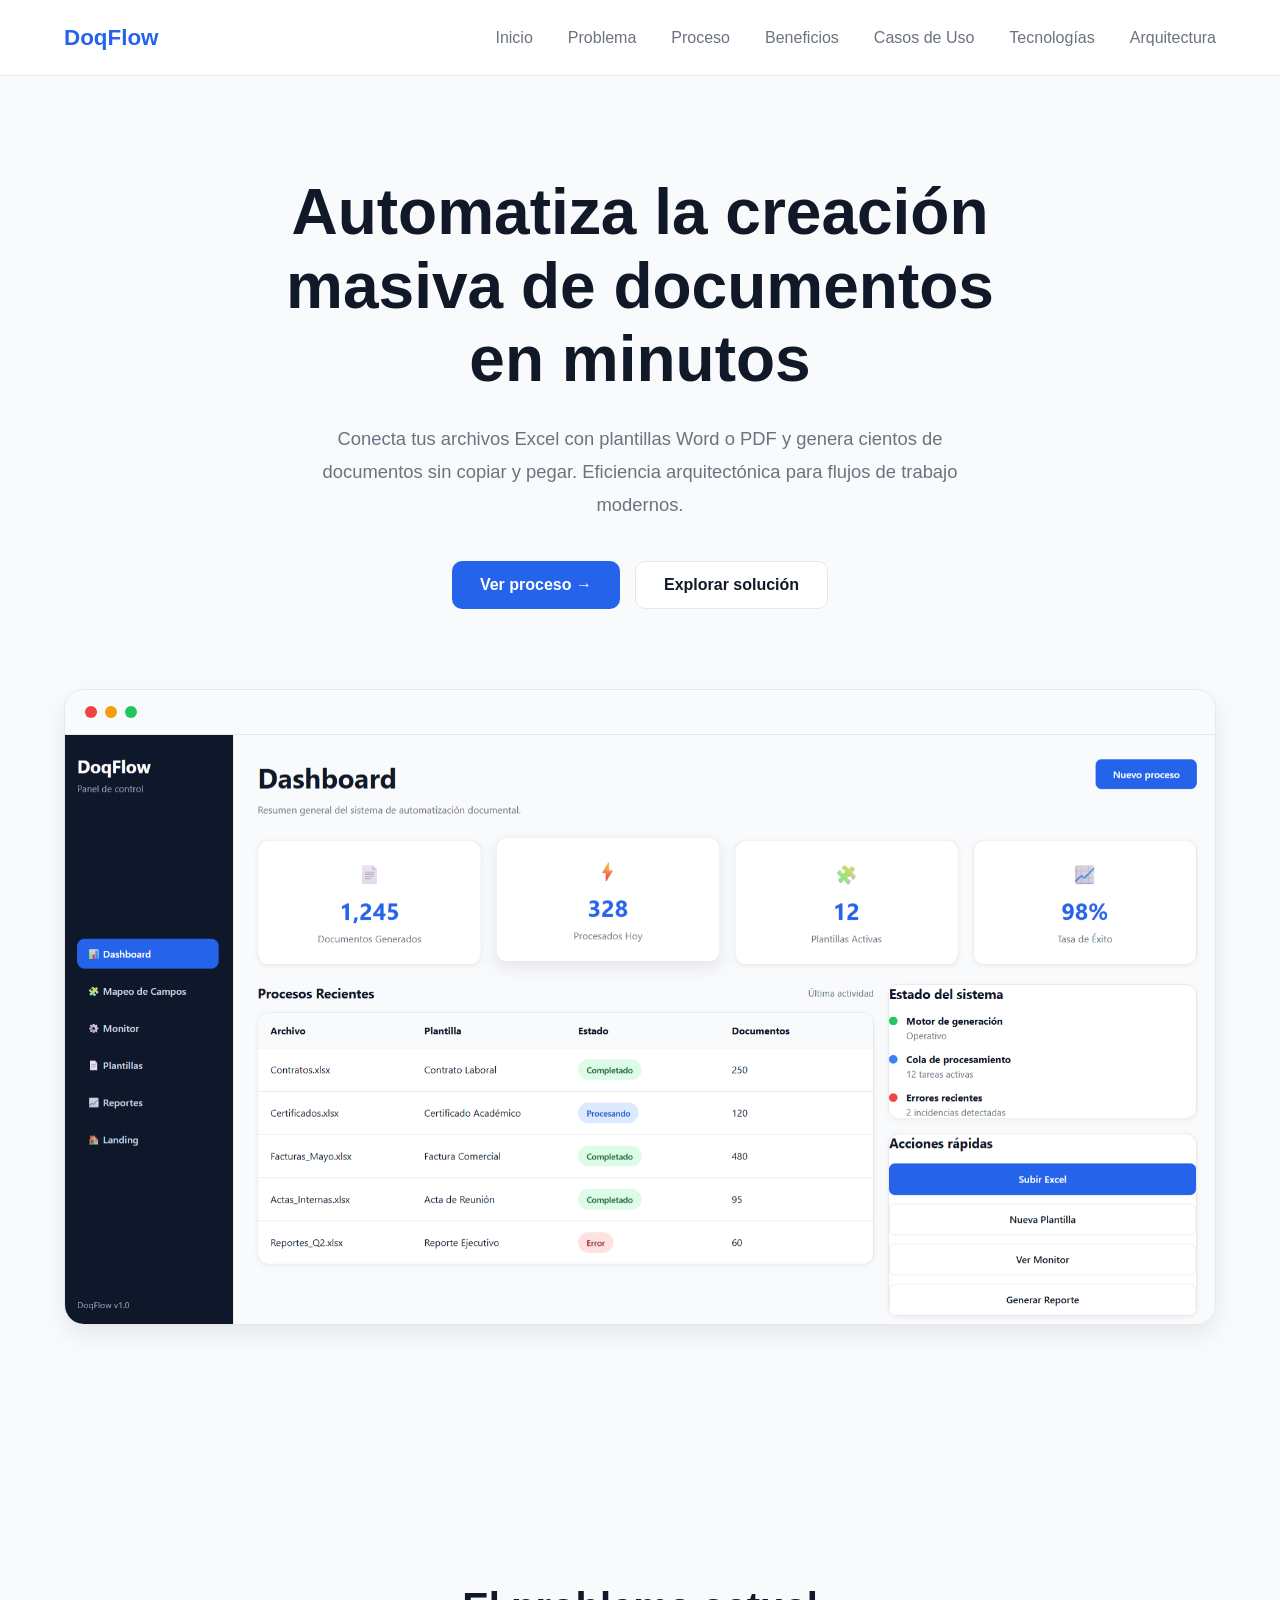
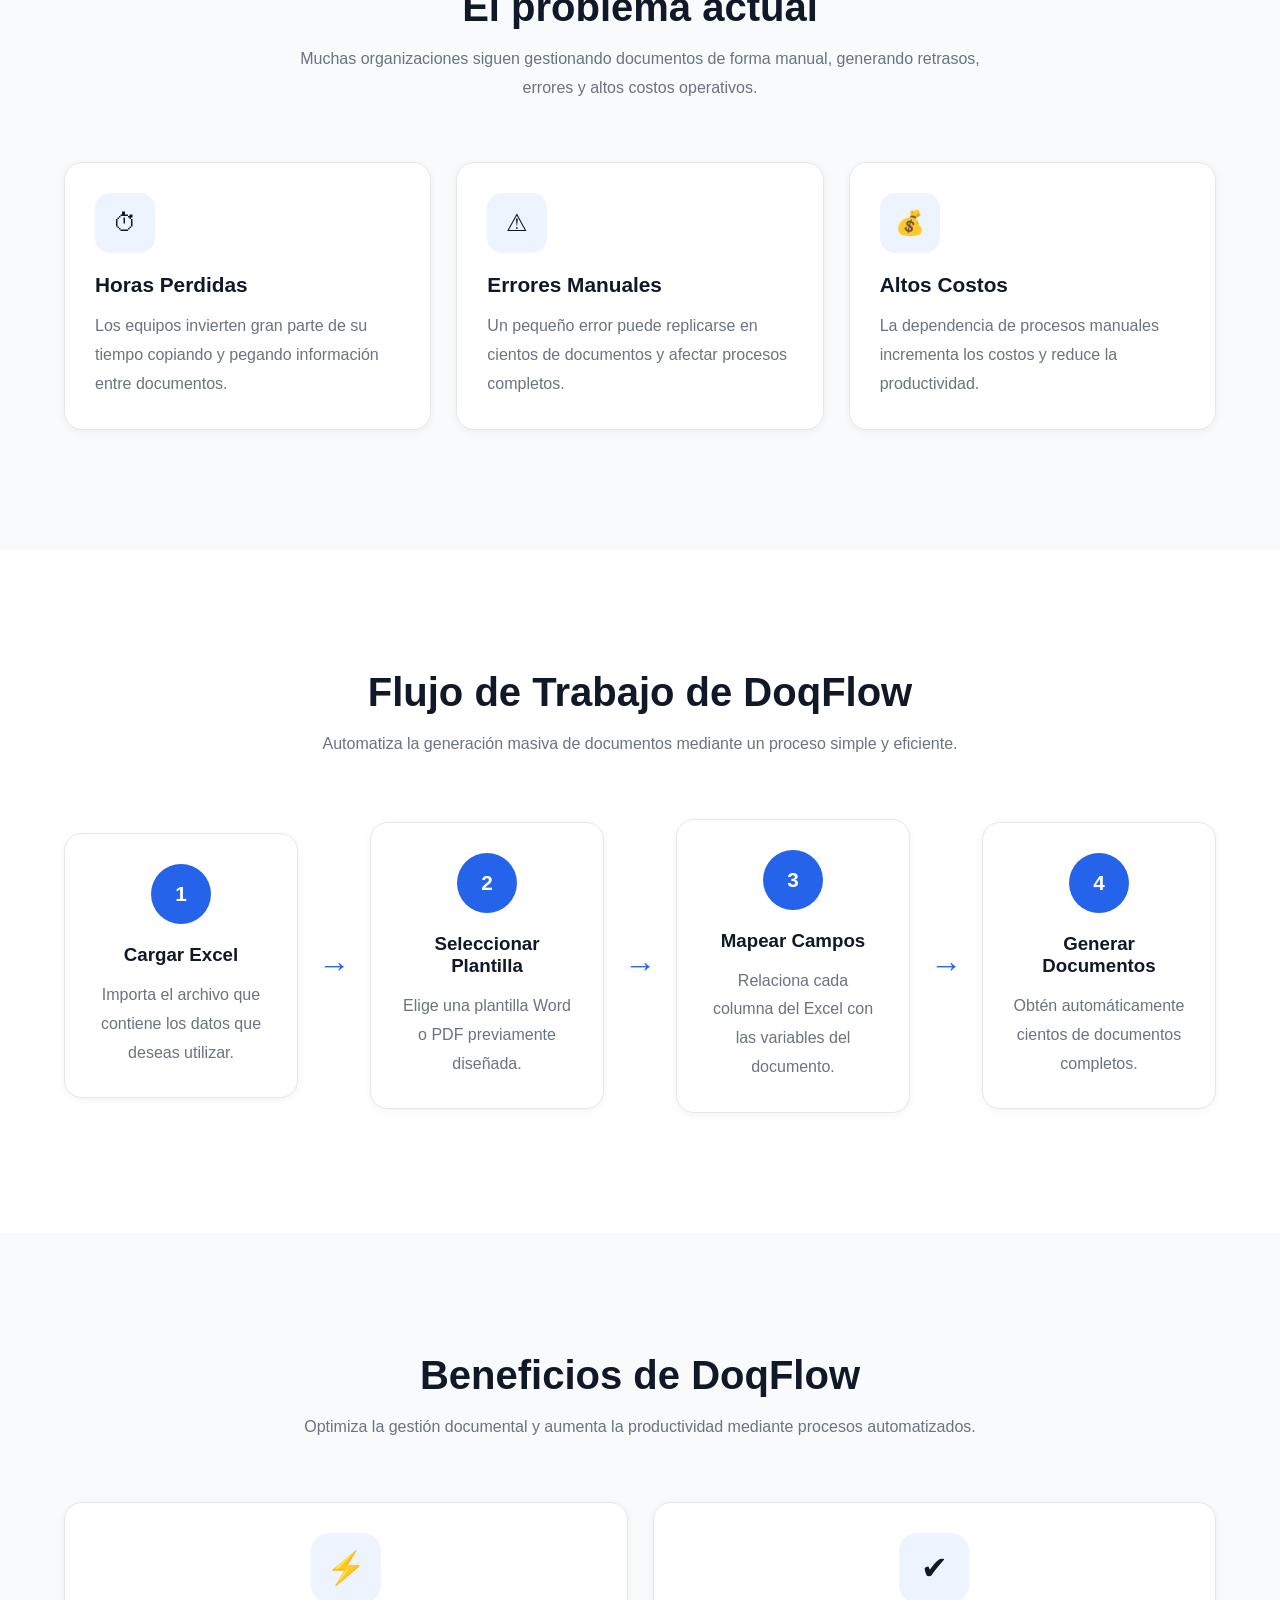
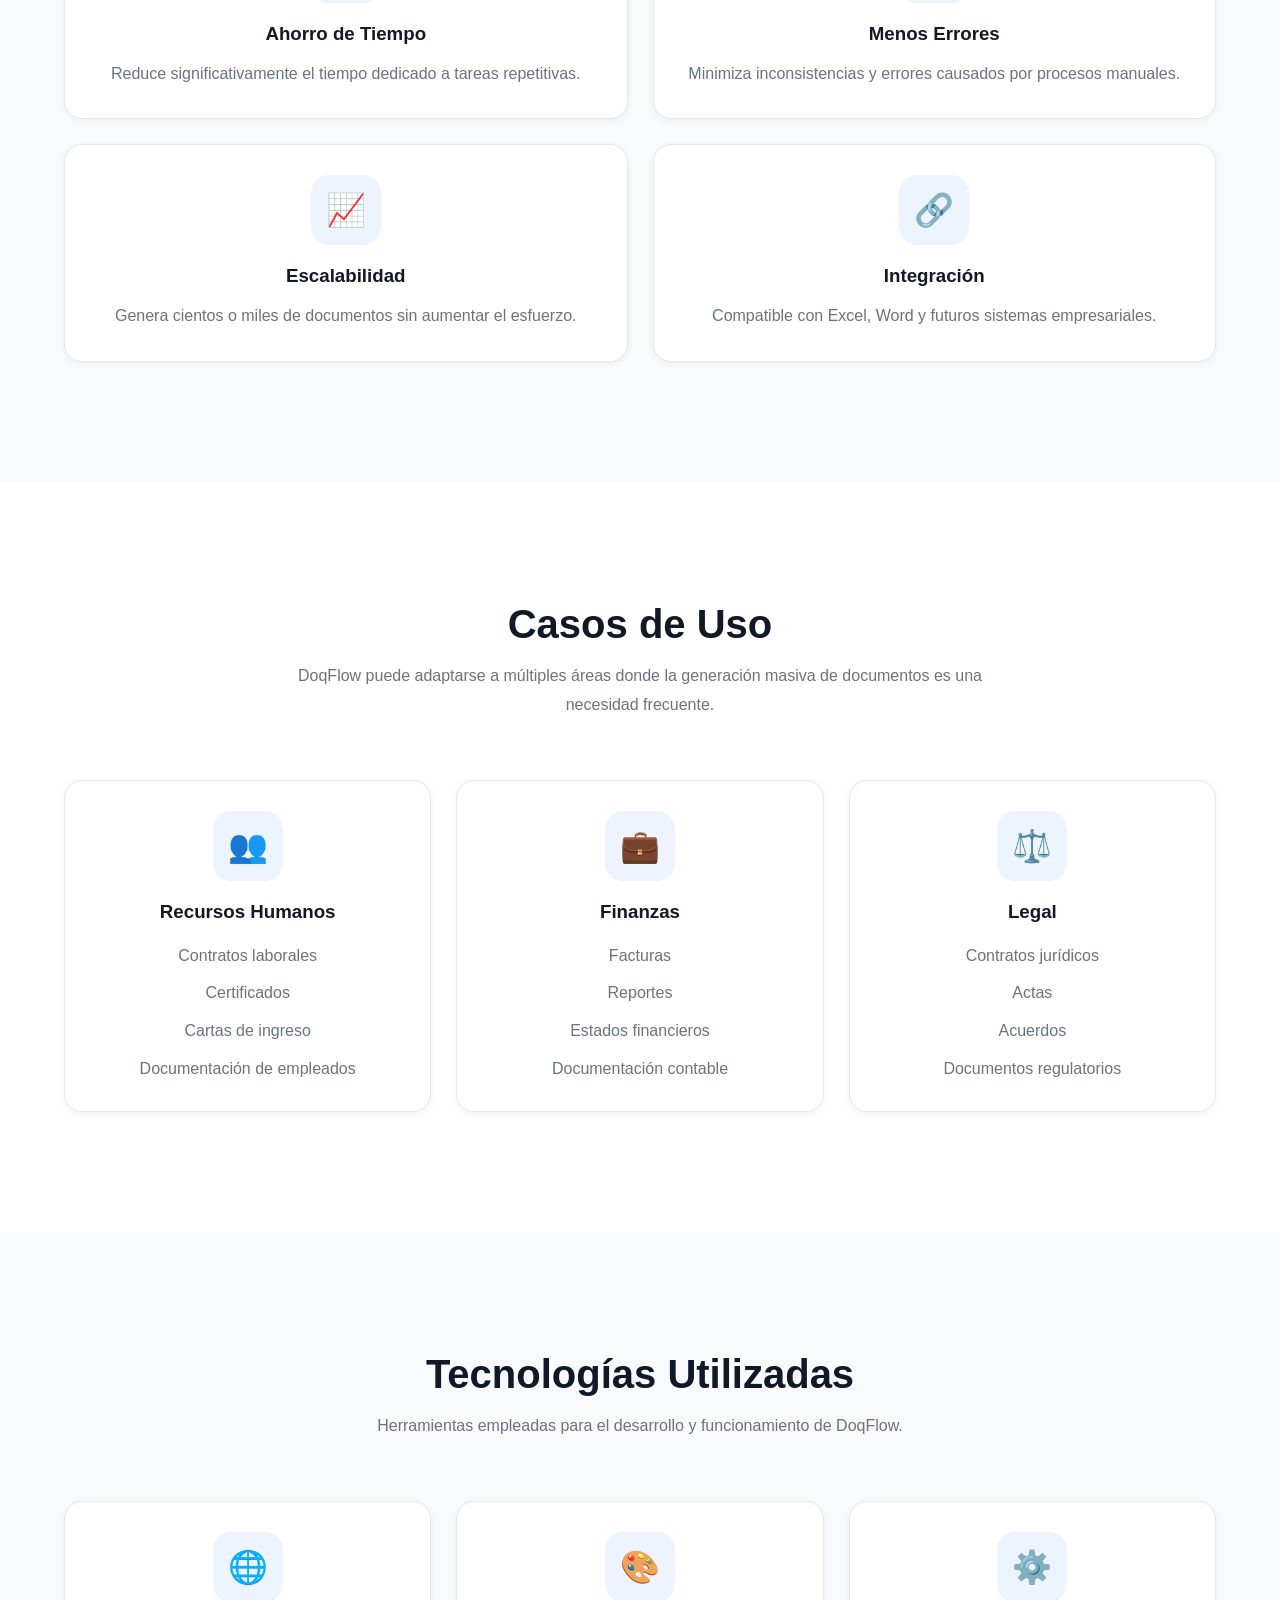
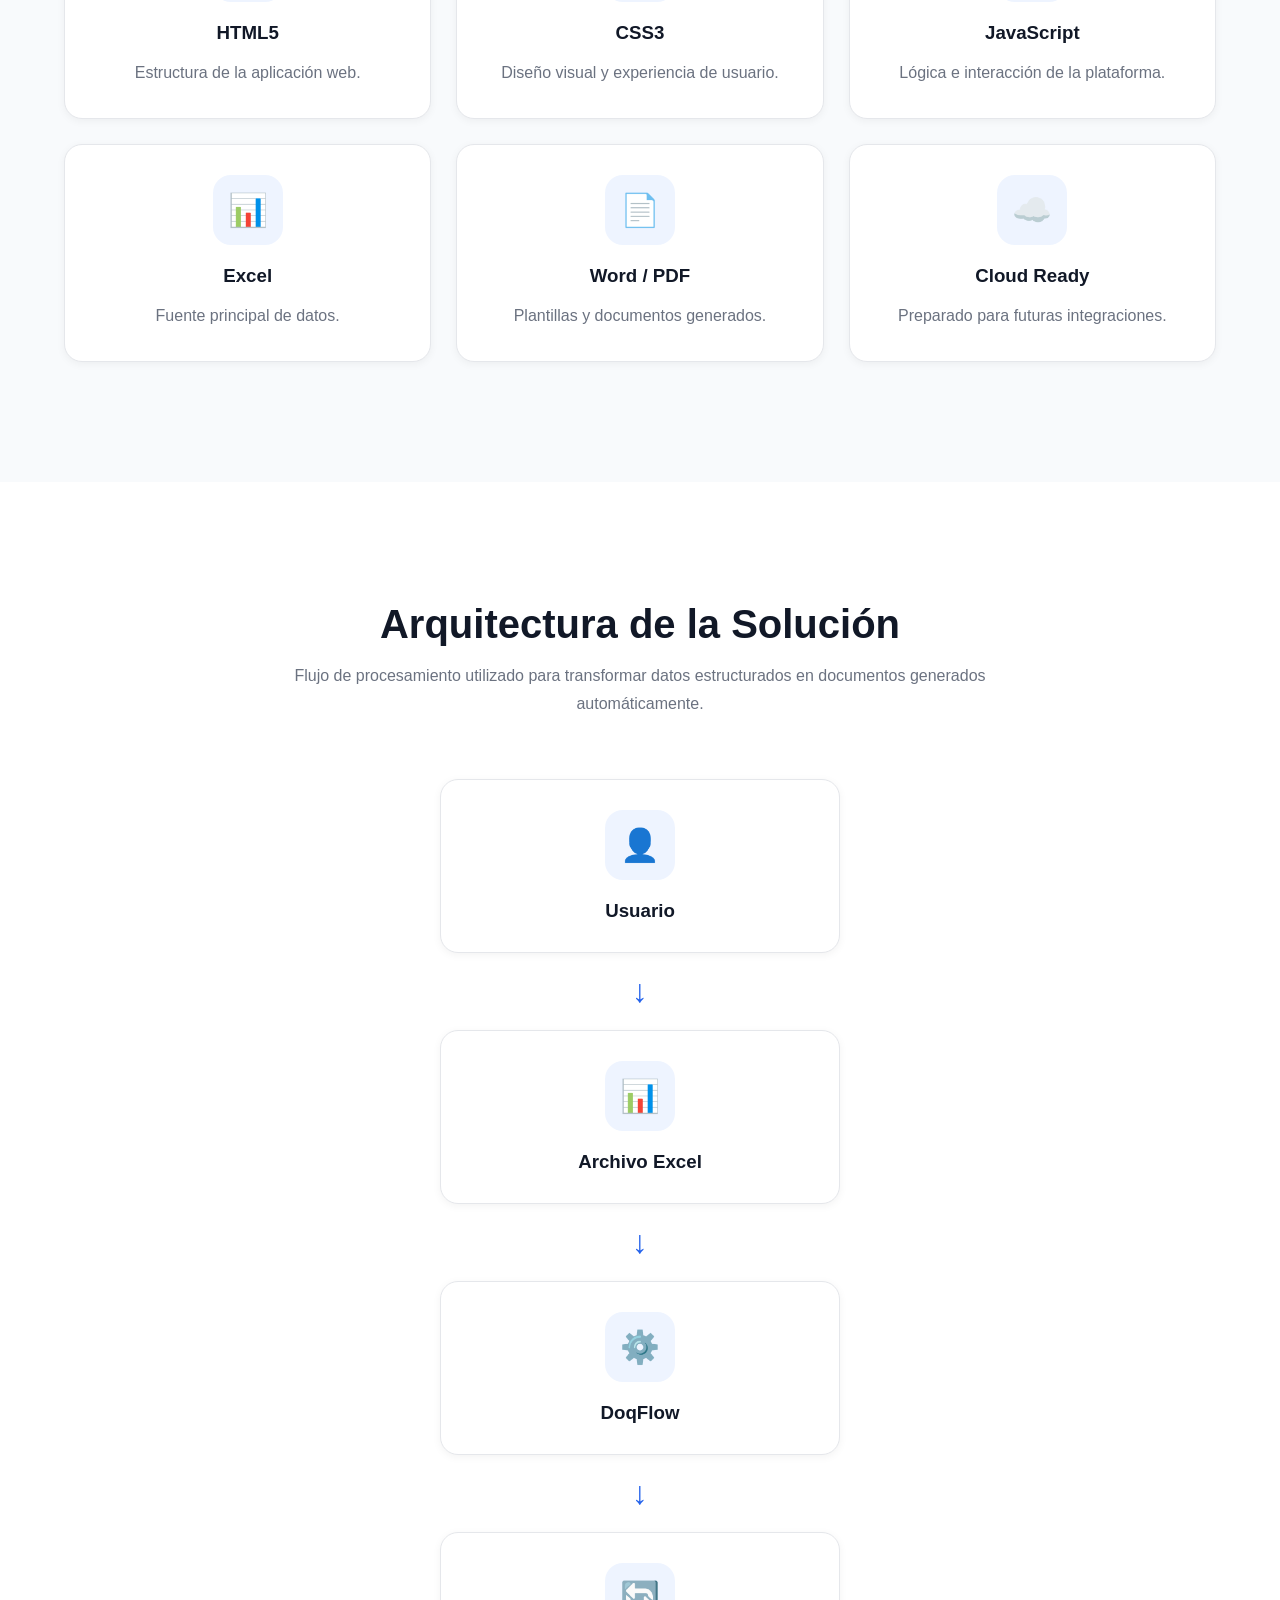
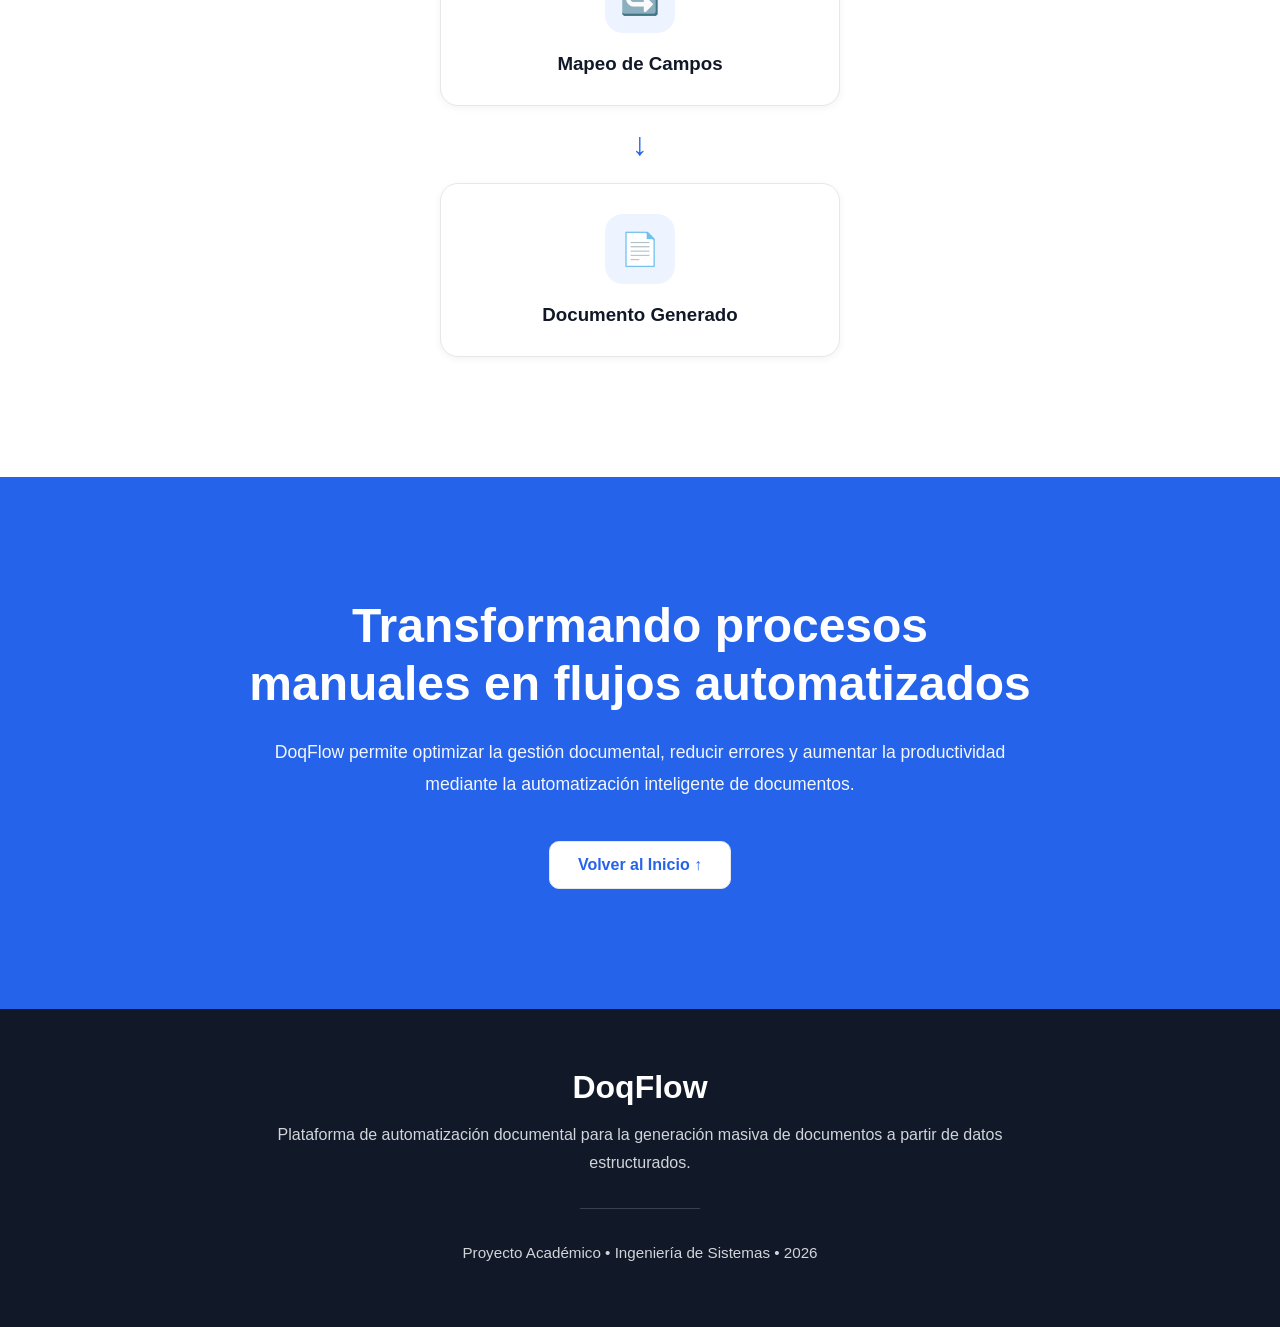
<file: index.html>
<!DOCTYPE html>
<html lang="es">

<head>
    <meta charset="UTF-8">
    <meta name="viewport" content="width=device-width, initial-scale=1.0">
    <title> DoQflow 📎🌊</title>

    <link rel="stylesheet" href="css/styles.css">

</head>

<body>

    <!-- NAVBAR -->
    <header class="navbar">
        <div class="container navbar-container">

            <div class="logo">
                <a href="#">DoqFlow</a>
            </div>

            <nav class="nav-menu">
                <a href="#hero">Inicio</a>
                <a href="#problems">Problema</a>
                <a href="#workflow">Proceso</a>
                <a href="#benefits">Beneficios</a>
                <a href="#use-cases">Casos de Uso</a>
                <a href="#tech">Tecnologías</a>
                <a href="#architecture">Arquitectura</a>
            </nav>

        </div>
    </header>

    <!-- HERO -->
<section id="hero" class="hero section">

        <div class="container hero-content">

            <h1>
                Automatiza la creación masiva de
                documentos en minutos
            </h1>

            <p>
                Conecta tus archivos Excel con plantillas Word o PDF y
                genera cientos de documentos sin copiar y pegar.
                Eficiencia arquitectónica para flujos de trabajo modernos.
            </p>

            <div class="hero-buttons">

                <a href="dashboard.html" class="btn btn-primary">
                    Ver proceso →
                </a>

                <a href="#" class="btn btn-secondary">
                    Explorar solución
                </a>

            </div>

        </div>

        <div class="container">

            <div class="hero-mockup">

                <div class="browser-bar">
                    <span class="red"></span>
                    <span class="yellow"></span>
                    <span class="green"></span>
                </div>

                <img
                    src="img/landing/dashboard-preview.png"
                    alt="Dashboard Preview"
                >

            </div>

        </div>

    </section>

<section id="problems" class="problems section">

    <div class="container">

        <div class="section-header">

            <h2>El problema actual</h2>

            <p>
                Muchas organizaciones siguen gestionando documentos de forma manual,
                generando retrasos, errores y altos costos operativos.
            </p>

        </div>

        <div class="problems-grid">

            <div class="card problem-card">

                <div class="problem-icon">
                    ⏱
                </div>

                <h3>Horas Perdidas</h3>

                <p>
                    Los equipos invierten gran parte de su tiempo copiando y pegando
                    información entre documentos.
                </p>

            </div>

            <div class="card problem-card">

                <div class="problem-icon">
                    ⚠
                </div>

                <h3>Errores Manuales</h3>

                <p>
                    Un pequeño error puede replicarse en cientos de documentos y afectar
                    procesos completos.
                </p>

            </div>

            <div class="card problem-card">

                <div class="problem-icon">
                    💰
                </div>

                <h3>Altos Costos</h3>

                <p>
                    La dependencia de procesos manuales incrementa los costos y reduce
                    la productividad.
                </p>

            </div>

        </div>

    </div>

</section>

<section id="workflow" class="workflow section">

    <div class="container">

        <div class="section-header">

            <h2>Flujo de Trabajo de DoqFlow</h2>

            <p>
                Automatiza la generación masiva de documentos mediante un
                proceso simple y eficiente.
            </p>

        </div>

        <div class="workflow-grid">

            <div class="workflow-step card">

                <div class="step-number">1</div>

                <h3>Cargar Excel</h3>

                <p>
                    Importa el archivo que contiene los datos que deseas utilizar.
                </p>

            </div>

            <div class="workflow-arrow">→</div>

            <div class="workflow-step card">

                <div class="step-number">2</div>

                <h3>Seleccionar Plantilla</h3>

                <p>
                    Elige una plantilla Word o PDF previamente diseñada.
                </p>

            </div>

            <div class="workflow-arrow">→</div>

            <div class="workflow-step card">

                <div class="step-number">3</div>

                <h3>Mapear Campos</h3>

                <p>
                    Relaciona cada columna del Excel con las variables del documento.
                </p>

            </div>

            <div class="workflow-arrow">→</div>

            <div class="workflow-step card">

                <div class="step-number">4</div>

                <h3>Generar Documentos</h3>

                <p>
                    Obtén automáticamente cientos de documentos completos.
                </p>

            </div>

        </div>

    </div>

</section>

<section id="benefits" class="benefits section">

    <div class="container">

        <div class="section-header">

            <h2>Beneficios de DoqFlow</h2>

            <p>
                Optimiza la gestión documental y aumenta la productividad
                mediante procesos automatizados.
            </p>

        </div>

        <div class="benefits-grid">

            <div class="benefit-card card">

                <div class="benefit-icon">⚡</div>

                <h3>Ahorro de Tiempo</h3>

                <p>
                    Reduce significativamente el tiempo dedicado a tareas repetitivas.
                </p>

            </div>

            <div class="benefit-card card">

                <div class="benefit-icon">✔</div>

                <h3>Menos Errores</h3>

                <p>
                    Minimiza inconsistencias y errores causados por procesos manuales.
                </p>

            </div>

            <div class="benefit-card card">

                <div class="benefit-icon">📈</div>

                <h3>Escalabilidad</h3>

                <p>
                    Genera cientos o miles de documentos sin aumentar el esfuerzo.
                </p>

            </div>

            <div class="benefit-card card">

                <div class="benefit-icon">🔗</div>

                <h3>Integración</h3>

                <p>
                    Compatible con Excel, Word y futuros sistemas empresariales.
                </p>

            </div>

        </div>

    </div>

</section>

<section id="use-cases" class="use-cases section">

    <div class="container">

        <div class="section-header">

            <h2>Casos de Uso</h2>

            <p>
                DoqFlow puede adaptarse a múltiples áreas donde la generación
                masiva de documentos es una necesidad frecuente.
            </p>

        </div>

        <div class="use-cases-grid">

            <div class="use-case-card card">

                <div class="use-case-icon">👥</div>

                <h3>Recursos Humanos</h3>

                <ul>
                    <li>Contratos laborales</li>
                    <li>Certificados</li>
                    <li>Cartas de ingreso</li>
                    <li>Documentación de empleados</li>
                </ul>

            </div>

            <div class="use-case-card card">

                <div class="use-case-icon">💼</div>

                <h3>Finanzas</h3>

                <ul>
                    <li>Facturas</li>
                    <li>Reportes</li>
                    <li>Estados financieros</li>
                    <li>Documentación contable</li>
                </ul>

            </div>

            <div class="use-case-card card">

                <div class="use-case-icon">⚖️</div>

                <h3>Legal</h3>

                <ul>
                    <li>Contratos jurídicos</li>
                    <li>Actas</li>
                    <li>Acuerdos</li>
                    <li>Documentos regulatorios</li>
                </ul>

            </div>

        </div>

    </div>

</section>

<section id="tech" class="technologies section">

    <div class="container">

        <div class="section-header">

            <h2>Tecnologías Utilizadas</h2>

            <p>
                Herramientas empleadas para el desarrollo y funcionamiento de DoqFlow.
            </p>

        </div>

        <div class="tech-grid">

            <div class="tech-card card">
                <div class="tech-icon">🌐</div>
                <h3>HTML5</h3>
                <p>Estructura de la aplicación web.</p>
            </div>

            <div class="tech-card card">
                <div class="tech-icon">🎨</div>
                <h3>CSS3</h3>
                <p>Diseño visual y experiencia de usuario.</p>
            </div>

            <div class="tech-card card">
                <div class="tech-icon">⚙️</div>
                <h3>JavaScript</h3>
                <p>Lógica e interacción de la plataforma.</p>
            </div>

            <div class="tech-card card">
                <div class="tech-icon">📊</div>
                <h3>Excel</h3>
                <p>Fuente principal de datos.</p>
            </div>

            <div class="tech-card card">
                <div class="tech-icon">📄</div>
                <h3>Word / PDF</h3>
                <p>Plantillas y documentos generados.</p>
            </div>

            <div class="tech-card card">
                <div class="tech-icon">☁️</div>
                <h3>Cloud Ready</h3>
                <p>Preparado para futuras integraciones.</p>
            </div>

        </div>

    </div>

</section>

<section id="architecture" class="architecture section">

    <div class="container">

        <div class="section-header">

            <h2>Arquitectura de la Solución</h2>

            <p>
                Flujo de procesamiento utilizado para transformar datos
                estructurados en documentos generados automáticamente.
            </p>

        </div>

        <div class="architecture-flow">

            <div class="architecture-item card">
                <div class="architecture-icon">👤</div>
                <h3>Usuario</h3>
            </div>

            <div class="architecture-arrow">↓</div>

            <div class="architecture-item card">
                <div class="architecture-icon">📊</div>
                <h3>Archivo Excel</h3>
            </div>

            <div class="architecture-arrow">↓</div>

            <div class="architecture-item card">
                <div class="architecture-icon">⚙️</div>
                <h3>DoqFlow</h3>
            </div>

            <div class="architecture-arrow">↓</div>

            <div class="architecture-item card">
                <div class="architecture-icon">🔄</div>
                <h3>Mapeo de Campos</h3>
            </div>

            <div class="architecture-arrow">↓</div>

            <div class="architecture-item card">
                <div class="architecture-icon">📄</div>
                <h3>Documento Generado</h3>
            </div>

        </div>

    </div>

</section>

<section id="cta" class="cta section">

    <div class="container">

        <div class="cta-content">

            <h2>
                Transformando procesos manuales
                en flujos automatizados
            </h2>

            <p>
                DoqFlow permite optimizar la gestión documental,
                reducir errores y aumentar la productividad mediante
                la automatización inteligente de documentos.
            </p>

            <a href="#hero" class="btn btn-secondary">
                Volver al Inicio ↑
            </a>

        </div>

    </div>

</section>

<footer class="footer">

    <div class="container">

        <div class="footer-content">

            <h3>DoqFlow</h3>

            <p>
                Plataforma de automatización documental para la generación
                masiva de documentos a partir de datos estructurados.
            </p>

            <div class="footer-divider"></div>

            <p class="footer-info">
                Proyecto Académico • Ingeniería de Sistemas • 2026
            </p>

        </div>

    </div>

</footer>

    <script src="js/main.js"></script>

</body>
</file>
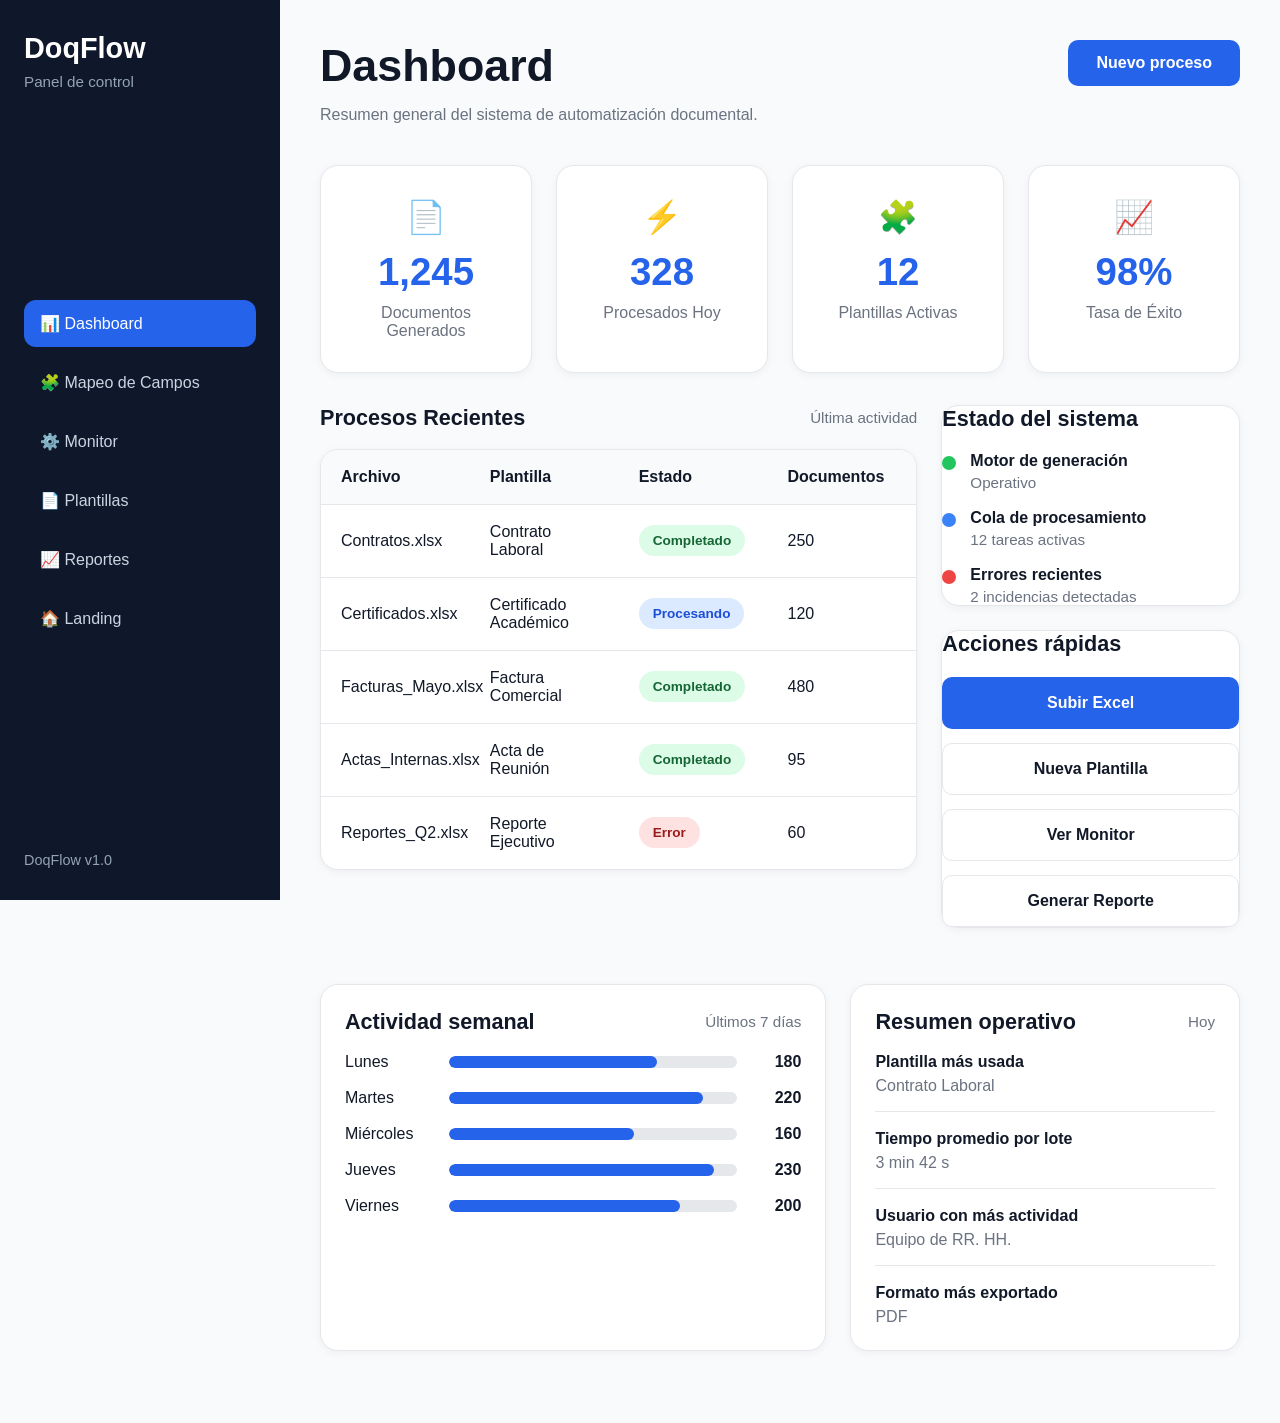
<file: dashboard.html>
<!DOCTYPE html>
<html lang="es">

<head>
    <meta charset="UTF-8">
    <meta name="viewport" content="width=device-width, initial-scale=1.0">
    <title>Dashboard | DoqFlow</title>
    <link rel="stylesheet" href="css/styles.css">
</head>

<body>

    <!-- ========================================
         APP DASHBOARD V2
    ========================================= -->
    <div class="app-layout">

        <!-- ========================================
             SIDEBAR
        ========================================= -->
        <aside class="sidebar">

            <div class="sidebar-brand">
                <h2>DoqFlow</h2>
                <p>Panel de control</p>
            </div>

            <nav class="sidebar-nav">
                <a href="#" class="sidebar-link active">📊 Dashboard</a>
                <a href="mapeo.html" class="sidebar-link">🧩 Mapeo de Campos</a>
                <a href="monitor.html" class="sidebar-link">⚙️ Monitor</a>
                <a href="#" class="sidebar-link">📄 Plantillas</a>
                <a href="#" class="sidebar-link">📈 Reportes</a>
                <a href="index.html" class="sidebar-link">🏠 Landing</a>
            </nav>

            <div class="sidebar-footer">
                <p>DoqFlow v1.0</p>
            </div>

        </aside>

        <!-- ========================================
             MAIN CONTENT
        ========================================= -->
        <main class="dashboard-main">

            <!-- HEADER SUPERIOR -->
            <header class="dashboard-topbar">

                <div class="topbar-left">
                    <h1>Dashboard</h1>
                    <p>Resumen general del sistema de automatización documental.</p>
                </div>

                <div class="topbar-right">
                    <button class="btn btn-primary">Nuevo proceso</button>
                </div>

            </header>

            <!-- KPI CARDS -->
            <section class="dashboard-section">

                <div class="stats-grid">

                    <div class="card stat-card">
                        <div class="stat-icon">📄</div>
                        <h3>1,245</h3>
                        <p>Documentos Generados</p>
                    </div>

                    <div class="card stat-card">
                        <div class="stat-icon">⚡</div>
                        <h3>328</h3>
                        <p>Procesados Hoy</p>
                    </div>

                    <div class="card stat-card">
                        <div class="stat-icon">🧩</div>
                        <h3>12</h3>
                        <p>Plantillas Activas</p>
                    </div>

                    <div class="card stat-card">
                        <div class="stat-icon">📈</div>
                        <h3>98%</h3>
                        <p>Tasa de Éxito</p>
                    </div>

                </div>

            </section>

            <!-- GRID CENTRAL -->
            <section class="dashboard-section dashboard-grid">

                <!-- PROCESOS RECIENTES -->
                <div class="dashboard-panel panel-large">

                    <div class="panel-header">
                        <h2>Procesos Recientes</h2>
                        <span>Última actividad</span>
                    </div>

                    <div class="card table-card">

                        <table class="process-table">

                            <thead>
                                <tr>
                                    <th>Archivo</th>
                                    <th>Plantilla</th>
                                    <th>Estado</th>
                                    <th>Documentos</th>
                                </tr>
                            </thead>

                            <tbody>
                                <tr>
                                    <td>Contratos.xlsx</td>
                                    <td>Contrato Laboral</td>
                                    <td><span class="status completed">Completado</span></td>
                                    <td>250</td>
                                </tr>

                                <tr>
                                    <td>Certificados.xlsx</td>
                                    <td>Certificado Académico</td>
                                    <td><span class="status processing">Procesando</span></td>
                                    <td>120</td>
                                </tr>

                                <tr>
                                    <td>Facturas_Mayo.xlsx</td>
                                    <td>Factura Comercial</td>
                                    <td><span class="status completed">Completado</span></td>
                                    <td>480</td>
                                </tr>

                                <tr>
                                    <td>Actas_Internas.xlsx</td>
                                    <td>Acta de Reunión</td>
                                    <td><span class="status completed">Completado</span></td>
                                    <td>95</td>
                                </tr>

                                <tr>
                                    <td>Reportes_Q2.xlsx</td>
                                    <td>Reporte Ejecutivo</td>
                                    <td><span class="status error">Error</span></td>
                                    <td>60</td>
                                </tr>
                            </tbody>

                        </table>

                    </div>

                </div>

                <!-- PANEL DERECHO -->
                <div class="dashboard-panel panel-side">

                    <!-- RESUMEN DEL SISTEMA -->
                    <div class="card side-card">

                        <div class="panel-header panel-header-small">
                            <h2>Estado del sistema</h2>
                        </div>

                        <div class="system-status">

                            <div class="status-item">
                                <span class="status-dot status-green"></span>
                                <div>
                                    <h4>Motor de generación</h4>
                                    <p>Operativo</p>
                                </div>
                            </div>

                            <div class="status-item">
                                <span class="status-dot status-blue"></span>
                                <div>
                                    <h4>Cola de procesamiento</h4>
                                    <p>12 tareas activas</p>
                                </div>
                            </div>

                            <div class="status-item">
                                <span class="status-dot status-red"></span>
                                <div>
                                    <h4>Errores recientes</h4>
                                    <p>2 incidencias detectadas</p>
                                </div>
                            </div>

                        </div>

                    </div>

                    <!-- ACCIONES RÁPIDAS -->
                    <div class="card side-card">

                        <div class="panel-header panel-header-small">
                            <h2>Acciones rápidas</h2>
                        </div>

                        <div class="quick-actions-vertical">
                            <button class="btn btn-primary">Subir Excel</button>
                            <button class="btn btn-secondary">Nueva Plantilla</button>
                            <button class="btn btn-secondary">Ver Monitor</button>
                            <button class="btn btn-secondary">Generar Reporte</button>
                        </div>

                    </div>

                </div>

            </section>

            <!-- ACTIVIDAD / RESUMEN INFERIOR -->
            <section class="dashboard-section dashboard-bottom-grid">

                <div class="card activity-card">
                    <div class="panel-header">
                        <h2>Actividad semanal</h2>
                        <span>Últimos 7 días</span>
                    </div>

                    <div class="activity-bars">

                        <div class="activity-row">
                            <span>Lunes</span>
                            <div class="bar-track">
                                <div class="bar-fill" style="width: 72%;"></div>
                            </div>
                            <strong>180</strong>
                        </div>

                        <div class="activity-row">
                            <span>Martes</span>
                            <div class="bar-track">
                                <div class="bar-fill" style="width: 88%;"></div>
                            </div>
                            <strong>220</strong>
                        </div>

                        <div class="activity-row">
                            <span>Miércoles</span>
                            <div class="bar-track">
                                <div class="bar-fill" style="width: 64%;"></div>
                            </div>
                            <strong>160</strong>
                        </div>

                        <div class="activity-row">
                            <span>Jueves</span>
                            <div class="bar-track">
                                <div class="bar-fill" style="width: 92%;"></div>
                            </div>
                            <strong>230</strong>
                        </div>

                        <div class="activity-row">
                            <span>Viernes</span>
                            <div class="bar-track">
                                <div class="bar-fill" style="width: 80%;"></div>
                            </div>
                            <strong>200</strong>
                        </div>

                    </div>
                </div>

                <div class="card activity-card">
                    <div class="panel-header">
                        <h2>Resumen operativo</h2>
                        <span>Hoy</span>
                    </div>

                    <div class="summary-list">

                        <div class="summary-item">
                            <h4>Plantilla más usada</h4>
                            <p>Contrato Laboral</p>
                        </div>

                        <div class="summary-item">
                            <h4>Tiempo promedio por lote</h4>
                            <p>3 min 42 s</p>
                        </div>

                        <div class="summary-item">
                            <h4>Usuario con más actividad</h4>
                            <p>Equipo de RR. HH.</p>
                        </div>

                        <div class="summary-item">
                            <h4>Formato más exportado</h4>
                            <p>PDF</p>
                        </div>

                    </div>
                </div>

            </section>

        </main>

    </div>

</body>

</html>
</file>
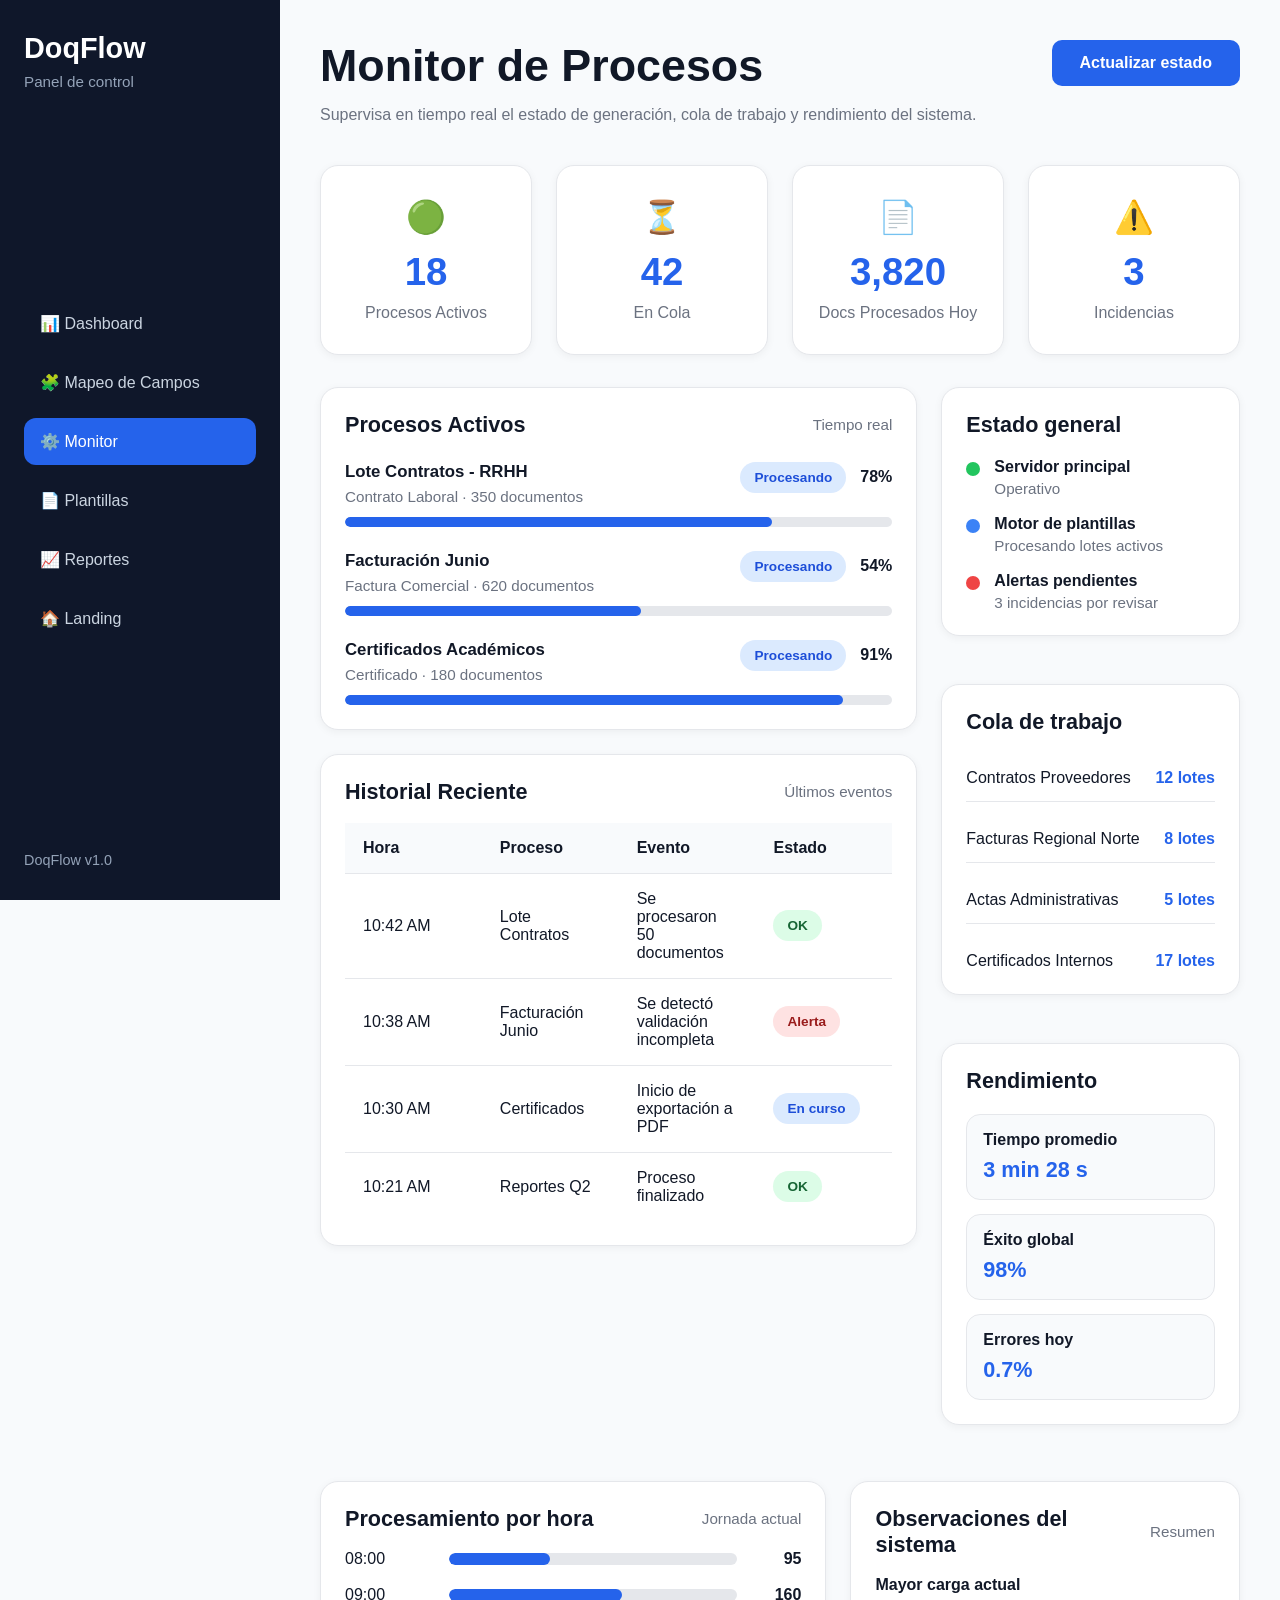
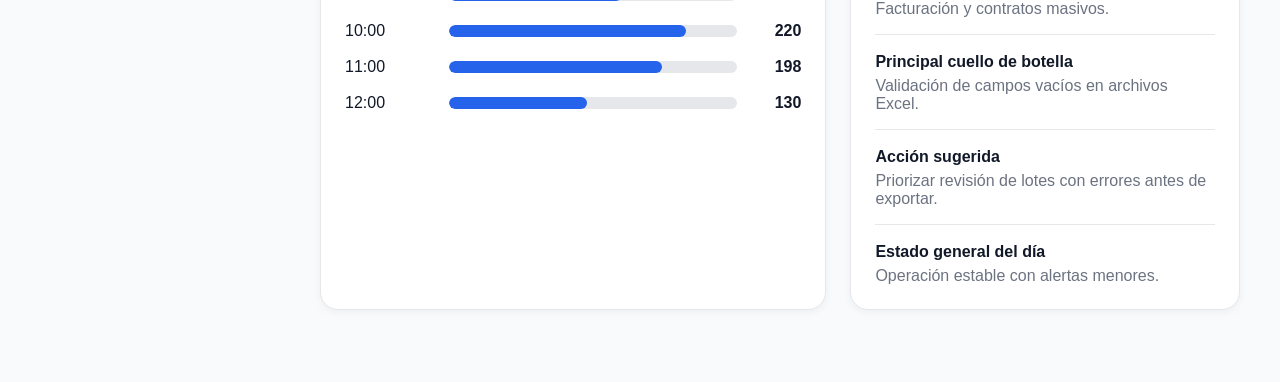
<file: monitor.html>
<!DOCTYPE html>
<html lang="es">

<head>
    <meta charset="UTF-8">
    <meta name="viewport" content="width=device-width, initial-scale=1.0">
    <title>Monitor | DoqFlow</title>
    <link rel="stylesheet" href="css/styles.css">
</head>

<body>

    <!-- ========================================
         APP MONITOR
    ========================================= -->
    <div class="app-layout">

        <!-- ========================================
             SIDEBAR
        ========================================= -->
        <aside class="sidebar">

            <div class="sidebar-brand">
                <h2>DoqFlow</h2>
                <p>Panel de control</p>
            </div>

            <nav class="sidebar-nav">
                <a href="dashboard.html" class="sidebar-link">📊 Dashboard</a>
                <a href="mapeo.html" class="sidebar-link">🧩 Mapeo de Campos</a>
                <a href="monitor.html" class="sidebar-link active">⚙️ Monitor</a>
                <a href="#" class="sidebar-link">📄 Plantillas</a>
                <a href="#" class="sidebar-link">📈 Reportes</a>
                <a href="index.html" class="sidebar-link">🏠 Landing</a>
            </nav>

            <div class="sidebar-footer">
                <p>DoqFlow v1.0</p>
            </div>

        </aside>

        <!-- ========================================
             MAIN CONTENT
        ========================================= -->
        <main class="dashboard-main">

            <!-- HEADER -->
            <header class="dashboard-topbar">
                <div class="topbar-left">
                    <h1>Monitor de Procesos</h1>
                    <p>Supervisa en tiempo real el estado de generación, cola de trabajo y rendimiento del sistema.</p>
                </div>

                <div class="topbar-right">
                    <button class="btn btn-primary">Actualizar estado</button>
                </div>
            </header>

            <!-- KPI PRINCIPALES -->
            <section class="dashboard-section">
                <div class="stats-grid">

                    <div class="card stat-card">
                        <div class="stat-icon">🟢</div>
                        <h3>18</h3>
                        <p>Procesos Activos</p>
                    </div>

                    <div class="card stat-card">
                        <div class="stat-icon">⏳</div>
                        <h3>42</h3>
                        <p>En Cola</p>
                    </div>

                    <div class="card stat-card">
                        <div class="stat-icon">📄</div>
                        <h3>3,820</h3>
                        <p>Docs Procesados Hoy</p>
                    </div>

                    <div class="card stat-card">
                        <div class="stat-icon">⚠️</div>
                        <h3>3</h3>
                        <p>Incidencias</p>
                    </div>

                </div>
            </section>

            <!-- GRID PRINCIPAL DEL MONITOR -->
            <section class="dashboard-section monitor-grid">

                <!-- PANEL IZQUIERDO -->
                <div class="monitor-left">

                    <!-- PROCESOS ACTIVOS -->
                    <div class="card monitor-card">
                        <div class="panel-header">
                            <h2>Procesos Activos</h2>
                            <span>Tiempo real</span>
                        </div>

                        <div class="process-list">

                            <div class="process-item">
                                <div class="process-info">
                                    <h4>Lote Contratos - RRHH</h4>
                                    <p>Contrato Laboral · 350 documentos</p>
                                </div>
                                <div class="process-meta">
                                    <span class="status processing">Procesando</span>
                                    <strong>78%</strong>
                                </div>
                            </div>
                            <div class="progress-bar">
                                <div class="progress-fill" style="width: 78%;"></div>
                            </div>

                            <div class="process-item">
                                <div class="process-info">
                                    <h4>Facturación Junio</h4>
                                    <p>Factura Comercial · 620 documentos</p>
                                </div>
                                <div class="process-meta">
                                    <span class="status processing">Procesando</span>
                                    <strong>54%</strong>
                                </div>
                            </div>
                            <div class="progress-bar">
                                <div class="progress-fill" style="width: 54%;"></div>
                            </div>

                            <div class="process-item">
                                <div class="process-info">
                                    <h4>Certificados Académicos</h4>
                                    <p>Certificado · 180 documentos</p>
                                </div>
                                <div class="process-meta">
                                    <span class="status processing">Procesando</span>
                                    <strong>91%</strong>
                                </div>
                            </div>
                            <div class="progress-bar">
                                <div class="progress-fill" style="width: 91%;"></div>
                            </div>

                        </div>
                    </div>

                    <!-- HISTORIAL RECIENTE -->
                    <div class="card monitor-card">
                        <div class="panel-header">
                            <h2>Historial Reciente</h2>
                            <span>Últimos eventos</span>
                        </div>

                        <table class="process-table monitor-table">
                            <thead>
                                <tr>
                                    <th>Hora</th>
                                    <th>Proceso</th>
                                    <th>Evento</th>
                                    <th>Estado</th>
                                </tr>
                            </thead>
                            <tbody>
                                <tr>
                                    <td>10:42 AM</td>
                                    <td>Lote Contratos</td>
                                    <td>Se procesaron 50 documentos</td>
                                    <td><span class="status completed">OK</span></td>
                                </tr>
                                <tr>
                                    <td>10:38 AM</td>
                                    <td>Facturación Junio</td>
                                    <td>Se detectó validación incompleta</td>
                                    <td><span class="status error">Alerta</span></td>
                                </tr>
                                <tr>
                                    <td>10:30 AM</td>
                                    <td>Certificados</td>
                                    <td>Inicio de exportación a PDF</td>
                                    <td><span class="status processing">En curso</span></td>
                                </tr>
                                <tr>
                                    <td>10:21 AM</td>
                                    <td>Reportes Q2</td>
                                    <td>Proceso finalizado</td>
                                    <td><span class="status completed">OK</span></td>
                                </tr>
                            </tbody>
                        </table>
                    </div>

                </div>

                <!-- PANEL DERECHO -->
                <div class="monitor-right">

                    <!-- ESTADO GENERAL -->
                    <div class="card side-card">
                        <div class="panel-header panel-header-small">
                            <h2>Estado general</h2>
                        </div>

                        <div class="system-status">
                            <div class="status-item">
                                <span class="status-dot status-green"></span>
                                <div>
                                    <h4>Servidor principal</h4>
                                    <p>Operativo</p>
                                </div>
                            </div>

                            <div class="status-item">
                                <span class="status-dot status-blue"></span>
                                <div>
                                    <h4>Motor de plantillas</h4>
                                    <p>Procesando lotes activos</p>
                                </div>
                            </div>

                            <div class="status-item">
                                <span class="status-dot status-red"></span>
                                <div>
                                    <h4>Alertas pendientes</h4>
                                    <p>3 incidencias por revisar</p>
                                </div>
                            </div>
                        </div>
                    </div>

                    <!-- COLA DE TRABAJO -->
                    <div class="card side-card">
                        <div class="panel-header panel-header-small">
                            <h2>Cola de trabajo</h2>
                        </div>

                        <div class="queue-list">
                            <div class="queue-item">
                                <span>Contratos Proveedores</span>
                                <strong>12 lotes</strong>
                            </div>
                            <div class="queue-item">
                                <span>Facturas Regional Norte</span>
                                <strong>8 lotes</strong>
                            </div>
                            <div class="queue-item">
                                <span>Actas Administrativas</span>
                                <strong>5 lotes</strong>
                            </div>
                            <div class="queue-item">
                                <span>Certificados Internos</span>
                                <strong>17 lotes</strong>
                            </div>
                        </div>
                    </div>

                    <!-- RESUMEN DE RENDIMIENTO -->
                    <div class="card side-card">
                        <div class="panel-header panel-header-small">
                            <h2>Rendimiento</h2>
                        </div>

                        <div class="performance-metrics">
                            <div class="metric-box">
                                <h4>Tiempo promedio</h4>
                                <p>3 min 28 s</p>
                            </div>
                            <div class="metric-box">
                                <h4>Éxito global</h4>
                                <p>98%</p>
                            </div>
                            <div class="metric-box">
                                <h4>Errores hoy</h4>
                                <p>0.7%</p>
                            </div>
                        </div>
                    </div>

                </div>

            </section>

            <!-- BLOQUE INFERIOR -->
            <section class="dashboard-section monitor-bottom-grid">

                <div class="card activity-card">
                    <div class="panel-header">
                        <h2>Procesamiento por hora</h2>
                        <span>Jornada actual</span>
                    </div>

                    <div class="activity-bars">
                        <div class="activity-row">
                            <span>08:00</span>
                            <div class="bar-track">
                                <div class="bar-fill" style="width: 35%;"></div>
                            </div>
                            <strong>95</strong>
                        </div>

                        <div class="activity-row">
                            <span>09:00</span>
                            <div class="bar-track">
                                <div class="bar-fill" style="width: 60%;"></div>
                            </div>
                            <strong>160</strong>
                        </div>

                        <div class="activity-row">
                            <span>10:00</span>
                            <div class="bar-track">
                                <div class="bar-fill" style="width: 82%;"></div>
                            </div>
                            <strong>220</strong>
                        </div>

                        <div class="activity-row">
                            <span>11:00</span>
                            <div class="bar-track">
                                <div class="bar-fill" style="width: 74%;"></div>
                            </div>
                            <strong>198</strong>
                        </div>

                        <div class="activity-row">
                            <span>12:00</span>
                            <div class="bar-track">
                                <div class="bar-fill" style="width: 48%;"></div>
                            </div>
                            <strong>130</strong>
                        </div>
                    </div>
                </div>

                <div class="card activity-card">
                    <div class="panel-header">
                        <h2>Observaciones del sistema</h2>
                        <span>Resumen</span>
                    </div>

                    <div class="summary-list">
                        <div class="summary-item">
                            <h4>Mayor carga actual</h4>
                            <p>Facturación y contratos masivos.</p>
                        </div>

                        <div class="summary-item">
                            <h4>Principal cuello de botella</h4>
                            <p>Validación de campos vacíos en archivos Excel.</p>
                        </div>

                        <div class="summary-item">
                            <h4>Acción sugerida</h4>
                            <p>Priorizar revisión de lotes con errores antes de exportar.</p>
                        </div>

                        <div class="summary-item">
                            <h4>Estado general del día</h4>
                            <p>Operación estable con alertas menores.</p>
                        </div>
                    </div>
                </div>

            </section>

        </main>

    </div>

</body>

</html>
</file>
<file: css/styles.css>
/* ========================================
   VARIABLES GLOBALES
======================================== */

:root{
    --primary:#2563eb;
    --primary-dark:#1d4ed8;

    --background:#f8fafc;
    --white:#ffffff;

    --text-dark:#111827;
    --text-gray:#6b7280;

    --border:#e5e7eb;

    --shadow-sm:0 2px 8px rgba(0,0,0,.05);
    --shadow-md:0 10px 25px rgba(0,0,0,.08);

    --radius-sm:8px;
    --radius-md:12px;
    --radius-lg:18px;

    --container:1200px;
}

/* ========================================
   RESET
======================================== */

*{
    margin:0;
    padding:0;
    box-sizing:border-box;
}

html{
    scroll-behavior:smooth;
}

body{
    font-family:'Segoe UI', Tahoma, Geneva, Verdana, sans-serif;
    background:var(--background);
    color:var(--text-dark);
}

img{
    max-width:100%;
    display:block;
}

a{
    text-decoration:none;
    color:inherit;
}

ul{
    list-style:none;
}

button,
input,
textarea,
select{
    font:inherit;
}

/* ========================================
   CLASES GENERALES
======================================== */

.container{
    width:90%;
    max-width:var(--container);
    margin:auto;
}

.section{
    padding:120px 0;
}

.section-header{
    text-align:center;
    margin-bottom:60px;
}

.section-header h2{
    font-size:2.5rem;
    margin-bottom:15px;
}

.section-header p{
    color:var(--text-gray);
    max-width:700px;
    margin:auto;
    line-height:1.8;
}

.section-title{
    margin-bottom:20px;
}

.section-title h2{
    font-size:2rem;
}

.card{
    background:var(--white);
    border:1px solid var(--border);
    border-radius:var(--radius-lg);
    padding:30px;
    box-shadow:var(--shadow-sm);
    transition:.3s;
}

.card:hover{
    transform:translateY(-5px);
    box-shadow:var(--shadow-md);
}

/* ========================================
   BOTONES
======================================== */

.btn{
    display:inline-flex;
    align-items:center;
    justify-content:center;
    padding:14px 28px;
    border-radius:10px;
    font-weight:600;
    transition:.3s;
    cursor:pointer;
    border:none;
}

.btn-primary{
    background:var(--primary);
    color:white;
}

.btn-primary:hover{
    background:var(--primary-dark);
}

.btn-secondary{
    background:white;
    border:1px solid var(--border);
    color:var(--text-dark);
}

.btn-secondary:hover{
    background:#f3f4f6;
}

/* ========================================
   NAVBAR
======================================== */

.navbar{
    background:white;
    border-bottom:1px solid var(--border);
    position:sticky;
    top:0;
    z-index:1000;
}

.navbar-container{
    display:flex;
    justify-content:space-between;
    align-items:center;
    height:75px;
}

.logo{
    font-size:1.4rem;
    font-weight:700;
    color:var(--primary);
}

.nav-menu{
    display:flex;
    gap:35px;
}

.nav-menu a{
    color:var(--text-gray);
    font-weight:500;
    transition:.3s;
}

.nav-menu a:hover{
    color:var(--primary);
}

/* ========================================
   HERO
======================================== */

.hero{
    padding:100px 0 140px;
}

.hero-content{
    max-width:800px;
    margin:auto;
    text-align:center;
}

.hero-content h1{
    font-size:clamp(2.5rem, 5vw, 4rem);
    line-height:1.15;
    margin-bottom:25px;
}

.hero-content p{
    color:var(--text-gray);
    font-size:1.15rem;
    line-height:1.8;
    max-width:700px;
    margin:auto;
}

.hero-buttons{
    margin-top:40px;
    display:flex;
    justify-content:center;
    gap:15px;
}

/* ========================================
   MOCKUP
======================================== */

.hero-mockup{
    margin-top:80px;
    background:white;
    border-radius:20px;
    overflow:hidden;
    border:1px solid var(--border);
    box-shadow:var(--shadow-md);
}

.browser-bar{
    height:45px;
    display:flex;
    align-items:center;
    gap:8px;
    padding-left:20px;
    border-bottom:1px solid var(--border);
    background:#f9fafb;
}

.browser-bar span{
    width:12px;
    height:12px;
    border-radius:50%;
}

.red{ background:#ef4444; }
.yellow{ background:#f59e0b; }
.green{ background:#22c55e; }

/* ========================================
   PROBLEMA ACTUAL
======================================== */

.problems{
    background:var(--background);
}

.problems-grid{
    display:grid;
    grid-template-columns:repeat(3,1fr);
    gap:25px;
}

.problem-card{
    transition:.3s;
}

.problem-icon{
    width:60px;
    height:60px;
    display:flex;
    align-items:center;
    justify-content:center;
    font-size:1.5rem;
    border-radius:15px;
    background:#eef4ff;
    margin-bottom:20px;
}

.problem-card h3{
    margin-bottom:15px;
    font-size:1.3rem;
}

.problem-card p{
    color:var(--text-gray);
    line-height:1.8;
}

/* ========================================
   FLUJO DE TRABAJO
======================================== */

.workflow{
    background:white;
}

.workflow-grid{
    display:grid;
    grid-template-columns:1fr auto 1fr auto 1fr auto 1fr;
    gap:20px;
    align-items:center;
}

.workflow-step{
    text-align:center;
    min-height:240px;
    display:flex;
    flex-direction:column;
    justify-content:center;
}

.step-number{
    width:60px;
    height:60px;
    margin:0 auto 20px;
    border-radius:50%;
    background:var(--primary);
    color:white;
    display:flex;
    align-items:center;
    justify-content:center;
    font-size:1.3rem;
    font-weight:bold;
}

.workflow-step h3{
    margin-bottom:15px;
}

.workflow-step p{
    color:var(--text-gray);
    line-height:1.8;
}

.workflow-arrow{
    font-size:2rem;
    color:var(--primary);
    font-weight:bold;
    text-align:center;
}

/* ========================================
   BENEFICIOS
======================================== */

.benefits{
    background:var(--background);
}

.benefits-grid{
    display:grid;
    grid-template-columns:repeat(2,1fr);
    gap:25px;
}

.benefit-card{
    text-align:center;
}

.benefit-icon{
    width:70px;
    height:70px;
    margin:0 auto 20px;
    display:flex;
    align-items:center;
    justify-content:center;
    font-size:2rem;
    border-radius:18px;
    background:#eef4ff;
}

.benefit-card h3{
    margin-bottom:15px;
}

.benefit-card p{
    color:var(--text-gray);
    line-height:1.8;
}

/* ========================================
   CASOS DE USO
======================================== */

.use-cases{
    background:white;
}

.use-cases-grid{
    display:grid;
    grid-template-columns:repeat(3,1fr);
    gap:25px;
}

.use-case-card{
    text-align:center;
}

.use-case-icon{
    width:70px;
    height:70px;
    margin:0 auto 20px;
    display:flex;
    align-items:center;
    justify-content:center;
    font-size:2rem;
    border-radius:18px;
    background:#eef4ff;
}

.use-case-card h3{
    margin-bottom:20px;
}

.use-case-card ul{
    display:flex;
    flex-direction:column;
    gap:12px;
}

.use-case-card li{
    color:var(--text-gray);
    line-height:1.6;
}

/* ========================================
   TECNOLOGÍAS
======================================== */

.technologies{
    background:var(--background);
}

.tech-grid{
    display:grid;
    grid-template-columns:repeat(3,1fr);
    gap:25px;
}

.tech-card{
    text-align:center;
}

.tech-icon{
    width:70px;
    height:70px;
    margin:0 auto 20px;
    display:flex;
    align-items:center;
    justify-content:center;
    font-size:2rem;
    border-radius:18px;
    background:#eef4ff;
}

.tech-card h3{
    margin-bottom:15px;
}

.tech-card p{
    color:var(--text-gray);
    line-height:1.8;
}

/* ========================================
   ARQUITECTURA
======================================== */

.architecture{
    background:white;
}

.architecture-flow{
    max-width:700px;
    margin:auto;
    display:flex;
    flex-direction:column;
    align-items:center;
    gap:20px;
}

.architecture-item{
    width:100%;
    max-width:400px;
    text-align:center;
}

.architecture-icon{
    width:70px;
    height:70px;
    margin:0 auto 20px;
    display:flex;
    align-items:center;
    justify-content:center;
    font-size:2rem;
    border-radius:18px;
    background:#eef4ff;
}

.architecture-arrow{
    font-size:2rem;
    color:var(--primary);
    font-weight:bold;
}

/* ========================================
   CTA FINAL
======================================== */

.cta{
    background:var(--primary);
    color:white;
}

.cta-content{
    max-width:800px;
    margin:auto;
    text-align:center;
}

.cta-content h2{
    font-size:3rem;
    margin-bottom:25px;
    line-height:1.2;
}

.cta-content p{
    font-size:1.1rem;
    line-height:1.8;
    margin-bottom:40px;
    opacity:.95;
}

.cta .btn{
    background:white;
    color:var(--primary);
    font-weight:700;
}

/* ========================================
   FOOTER
======================================== */

.footer{
    background:#111827;
    color:white;
    padding:60px 0;
}

.footer-content{
    text-align:center;
    max-width:800px;
    margin:auto;
}

.footer-content h3{
    font-size:2rem;
    margin-bottom:15px;
}

.footer-content p{
    color:#d1d5db;
    line-height:1.8;
}

.footer-divider{
    width:120px;
    height:1px;
    background:#374151;
    margin:30px auto;
}

.footer-info{
    font-size:.95rem;
    color:#9ca3af;
}

/* ========================================
   DASHBOARD
======================================== */

.dashboard-page{
    min-height:100vh;
    padding:80px 0;
}

.dashboard-header{
    text-align:center;
    margin-bottom:35px;
}

.dashboard-header h1{
    font-size:3rem;
    margin-bottom:15px;
}

.dashboard-header p{
    color:var(--text-gray);
    line-height:1.8;
}

/* KPIs */

.stats-grid{
    display:grid;
    grid-template-columns:repeat(4,1fr);
    gap:25px;
}

.stat-card{
    text-align:center;
}

.stat-icon{
    font-size:2rem;
    margin-bottom:15px;
}

.stat-card h3{
    font-size:2.5rem;
    color:var(--primary);
    margin-bottom:10px;
}

.stat-card p{
    color:var(--text-gray);
}

/* Procesos recientes */

.recent-processes{
    margin-top:60px;
}

.process-table{
    width:100%;
    border-collapse:collapse;
    table-layout:fixed;
}

.process-table th,
.process-table td{
    padding:16px;
    text-align:left;
    vertical-align:middle;
}

.process-table th{
    border-bottom:2px solid var(--border);
    background:#f8fafc;
    font-weight:700;
}

.process-table td{
    border-bottom:1px solid var(--border);
}

.process-table tbody tr:last-child td{
    border-bottom:none;
}

/* Estados */

.status{
    display:inline-flex;
    align-items:center;
    justify-content:center;
    padding:8px 14px;
    border-radius:999px;
    font-size:.85rem;
    font-weight:600;
    white-space:nowrap;
}

.completed{
    background:#dcfce7;
    color:#166534;
}

.processing{
    background:#dbeafe;
    color:#1d4ed8;
}

.error{
    background:#fee2e2;
    color:#991b1b;
}

/* Acciones rápidas */

.quick-actions{
    margin-top:60px;
}

.actions-grid{
    display:grid;
    grid-template-columns:repeat(4,1fr);
    gap:20px;
}

.actions-grid .btn{
    min-height:55px;
    width:100%;
}

/* ========================================
   RESPONSIVE
======================================== */

@media(max-width:992px){

    .hero-content h1{
        font-size:3rem;
    }

    .nav-menu{
        display:none;
    }

    .workflow-grid{
        grid-template-columns:1fr;
    }

    .workflow-arrow{
        transform:rotate(90deg);
    }

    .stats-grid{
        grid-template-columns:repeat(2,1fr);
    }

    .actions-grid{
        grid-template-columns:repeat(2,1fr);
    }
}

@media(max-width:768px){

    .section{
        padding:90px 0;
    }

    .hero-content h1{
        font-size:2.3rem;
    }

    .hero-buttons{
        flex-direction:column;
    }

    .section-header h2{
        font-size:2rem;
    }

    .problems-grid,
    .benefits-grid,
    .use-cases-grid,
    .tech-grid,
    .stats-grid,
    .actions-grid{
        grid-template-columns:1fr;
    }

    .cta-content h2{
        font-size:2rem;
    }

    .dashboard-header h1{
        font-size:2.4rem;
    }

    .process-table{
        font-size:.92rem;
    }

    .process-table th,
    .process-table td{
        padding:12px;
    }
}

@media(max-width:480px){

    .hero-content h1{
        font-size:1.8rem;
    }

    .dashboard-page{
        padding:60px 0;
    }

    .dashboard-header h1{
        font-size:2rem;
    }

    .card{
        padding:22px;
    }

    .process-table{
        display:block;
        overflow-x:auto;
        white-space:nowrap;
    }
}


/* ========================================
   DASHBOARD V2 - APP LAYOUT
======================================== */

.app-layout{
    display:grid;
    grid-template-columns:280px 1fr;
    min-height:100vh;
    background:var(--background);
}

/* ========================================
   SIDEBAR
======================================== */

.sidebar{
    background:#0f172a;
    color:white;
    padding:32px 24px;
    display:flex;
    flex-direction:column;
    justify-content:space-between;
    position:sticky;
    top:0;
    height:100vh;
}

.sidebar-brand h2{
    font-size:1.8rem;
    margin-bottom:8px;
}

.sidebar-brand p{
    color:#94a3b8;
    font-size:.95rem;
}

.sidebar-nav{
    display:flex;
    flex-direction:column;
    gap:12px;
    margin-top:40px;
}

.sidebar-link{
    display:flex;
    align-items:center;
    gap:12px;
    padding:14px 16px;
    border-radius:12px;
    color:#cbd5e1;
    font-weight:500;
    transition:.3s;
}

.sidebar-link:hover{
    background:rgba(255,255,255,.08);
    color:white;
}

.sidebar-link.active{
    background:var(--primary);
    color:white;
}

.sidebar-footer{
    margin-top:40px;
    color:#94a3b8;
    font-size:.9rem;
}

/* ========================================
   MAIN DASHBOARD
======================================== */

.dashboard-main{
    padding:40px;
}

.dashboard-topbar{
    display:flex;
    justify-content:space-between;
    align-items:flex-start;
    gap:20px;
    margin-bottom:35px;
}

.topbar-left h1{
    font-size:2.8rem;
    margin-bottom:10px;
}

.topbar-left p{
    color:var(--text-gray);
    line-height:1.8;
}

.dashboard-section{
    margin-bottom:32px;
}

/* ========================================
   KPI GRID
======================================== */

.stats-grid{
    display:grid;
    grid-template-columns:repeat(4,1fr);
    gap:24px;
}

.stat-card{
    text-align:center;
    padding:32px 24px;
}

.stat-icon{
    font-size:2rem;
    margin-bottom:14px;
}

.stat-card h3{
    font-size:2.4rem;
    color:var(--primary);
    margin-bottom:10px;
}

.stat-card p{
    color:var(--text-gray);
}

/* ========================================
   GRID CENTRAL
======================================== */

.dashboard-grid{
    display:grid;
    grid-template-columns:2fr 1fr;
    gap:24px;
    align-items:start;
}

.dashboard-panel{
    width:100%;
}

.panel-large .card,
.panel-side .card{
    padding:0;
}

.panel-header{
    display:flex;
    justify-content:space-between;
    align-items:center;
    margin-bottom:18px;
    gap:12px;
}

.panel-header h2{
    font-size:1.35rem;
}

.panel-header span{
    color:var(--text-gray);
    font-size:.95rem;
}

.panel-header-small{
    margin-bottom:20px;
}

/* ========================================
   TABLA
======================================== */

.table-card{
    overflow:hidden;
}

.process-table{
    width:100%;
    border-collapse:collapse;
    table-layout:fixed;
}

.process-table th,
.process-table td{
    padding:18px 20px;
    text-align:left;
    vertical-align:middle;
}

.process-table th{
    background:#f8fafc;
    border-bottom:1px solid var(--border);
    font-weight:700;
}

.process-table td{
    border-bottom:1px solid var(--border);
}

.process-table tbody tr:last-child td{
    border-bottom:none;
}

/* ========================================
   STATUS PILLS
======================================== */

.status{
    display:inline-flex;
    align-items:center;
    justify-content:center;
    padding:8px 14px;
    border-radius:999px;
    font-size:.85rem;
    font-weight:600;
    white-space:nowrap;
}

.completed{
    background:#dcfce7;
    color:#166534;
}

.processing{
    background:#dbeafe;
    color:#1d4ed8;
}

.error{
    background:#fee2e2;
    color:#991b1b;
}

/* ========================================
   TARJETAS LATERALES
======================================== */

.side-card{
    padding:24px;
    margin-bottom:24px;
}

.system-status{
    display:flex;
    flex-direction:column;
    gap:18px;
}

.status-item{
    display:flex;
    align-items:flex-start;
    gap:14px;
}

.status-item h4{
    margin-bottom:4px;
    font-size:1rem;
}

.status-item p{
    color:var(--text-gray);
    font-size:.95rem;
}

.status-dot{
    width:14px;
    height:14px;
    border-radius:50%;
    margin-top:4px;
    flex-shrink:0;
}

.status-green{
    background:#22c55e;
}

.status-blue{
    background:#3b82f6;
}

.status-red{
    background:#ef4444;
}

.quick-actions-vertical{
    display:flex;
    flex-direction:column;
    gap:14px;
}

.quick-actions-vertical .btn{
    width:100%;
    min-height:52px;
}

/* ========================================
   BLOQUE INFERIOR
======================================== */

.dashboard-bottom-grid{
    display:grid;
    grid-template-columns:1.3fr 1fr;
    gap:24px;
}

.activity-card{
    padding:24px;
}

.activity-bars{
    display:flex;
    flex-direction:column;
    gap:18px;
}

.activity-row{
    display:grid;
    grid-template-columns:90px 1fr 50px;
    align-items:center;
    gap:14px;
}

.activity-row span{
    font-weight:500;
}

.activity-row strong{
    text-align:right;
}

.bar-track{
    width:100%;
    height:12px;
    background:#e5e7eb;
    border-radius:999px;
    overflow:hidden;
}

.bar-fill{
    height:100%;
    background:var(--primary);
    border-radius:999px;
}

.summary-list{
    display:flex;
    flex-direction:column;
    gap:18px;
}

.summary-item{
    padding-bottom:16px;
    border-bottom:1px solid var(--border);
}

.summary-item:last-child{
    border-bottom:none;
    padding-bottom:0;
}

.summary-item h4{
    margin-bottom:6px;
    font-size:1rem;
}

.summary-item p{
    color:var(--text-gray);
}

/* ========================================
   RESPONSIVE DASHBOARD V2
======================================== */

@media(max-width:1200px){

    .stats-grid{
        grid-template-columns:repeat(2,1fr);
    }

    .dashboard-grid{
        grid-template-columns:1fr;
    }

    .dashboard-bottom-grid{
        grid-template-columns:1fr;
    }
}

@media(max-width:992px){

    .app-layout{
        grid-template-columns:1fr;
    }

    .sidebar{
        position:relative;
        height:auto;
    }

    .dashboard-main{
        padding:28px;
    }

    .dashboard-topbar{
        flex-direction:column;
        align-items:flex-start;
    }
}

@media(max-width:768px){

    .dashboard-main{
        padding:20px;
    }

    .topbar-left h1{
        font-size:2.1rem;
    }

    .stats-grid{
        grid-template-columns:1fr;
    }

    .process-table{
        display:block;
        overflow-x:auto;
        white-space:nowrap;
    }

    .activity-row{
        grid-template-columns:70px 1fr 45px;
        gap:10px;
        font-size:.92rem;
    }
}

@media(max-width:480px){

    .sidebar{
        padding:24px 18px;
    }

    .dashboard-main{
        padding:16px;
    }

    .topbar-left h1{
        font-size:1.8rem;
    }

    .panel-header{
        flex-direction:column;
        align-items:flex-start;
    }

    .card{
        padding:20px;
    }

    .side-card,
    .activity-card{
        padding:20px;
    }
}

/* ========================================
   MONITOR PAGE
======================================== */

.monitor-grid{
    display:grid;
    grid-template-columns:2fr 1fr;
    gap:24px;
    align-items:start;
}

.monitor-left,
.monitor-right{
    display:flex;
    flex-direction:column;
    gap:24px;
}

.monitor-card{
    padding:24px;
}

/* ========================================
   PROCESOS ACTIVOS
======================================== */

.process-list{
    display:flex;
    flex-direction:column;
    gap:18px;
}

.process-item{
    display:flex;
    justify-content:space-between;
    align-items:flex-start;
    gap:16px;
    margin-top:6px;
}

.process-info h4{
    font-size:1.05rem;
    margin-bottom:6px;
}

.process-info p{
    color:var(--text-gray);
    font-size:.95rem;
}

.process-meta{
    display:flex;
    align-items:center;
    gap:14px;
    flex-shrink:0;
}

.process-meta strong{
    color:var(--text-dark);
    font-size:1rem;
}

.progress-bar{
    width:100%;
    height:10px;
    background:#e5e7eb;
    border-radius:999px;
    overflow:hidden;
    margin-top:-6px;
}

.progress-fill{
    height:100%;
    background:var(--primary);
    border-radius:999px;
}

/* ========================================
   TABLA DEL MONITOR
======================================== */

.monitor-table th,
.monitor-table td{
    padding:16px 18px;
}

/* ========================================
   COLA DE TRABAJO
======================================== */

.queue-list{
    display:flex;
    flex-direction:column;
    gap:14px;
}

.queue-item{
    display:flex;
    justify-content:space-between;
    align-items:center;
    gap:16px;
    padding:14px 0;
    border-bottom:1px solid var(--border);
}

.queue-item:last-child{
    border-bottom:none;
    padding-bottom:0;
}

.queue-item span{
    color:var(--text-dark);
    font-weight:500;
}

.queue-item strong{
    color:var(--primary);
}

/* ========================================
   MÉTRICAS DE RENDIMIENTO
======================================== */

.performance-metrics{
    display:flex;
    flex-direction:column;
    gap:14px;
}

.metric-box{
    padding:16px;
    border:1px solid var(--border);
    border-radius:14px;
    background:#f8fafc;
}

.metric-box h4{
    margin-bottom:8px;
    font-size:1rem;
}

.metric-box p{
    color:var(--primary);
    font-size:1.35rem;
    font-weight:700;
}

/* ========================================
   BLOQUE INFERIOR DEL MONITOR
======================================== */

.monitor-bottom-grid{
    display:grid;
    grid-template-columns:1.3fr 1fr;
    gap:24px;
}

/* ========================================
   RESPONSIVE MONITOR
======================================== */

@media(max-width:1200px){

    .monitor-grid{
        grid-template-columns:1fr;
    }

    .monitor-bottom-grid{
        grid-template-columns:1fr;
    }
}

@media(max-width:768px){

    .process-item{
        flex-direction:column;
        align-items:flex-start;
    }

    .process-meta{
        width:100%;
        justify-content:space-between;
    }
}

/* ========================================
   MAPEO PAGE
======================================== */

.mapping-grid{
    display:grid;
    grid-template-columns:1.1fr 1.5fr 1fr;
    gap:24px;
    align-items:start;
}

.mapping-left,
.mapping-center,
.mapping-right{
    display:flex;
    flex-direction:column;
    gap:24px;
}

.mapping-card{
    padding:24px;
}

/* ========================================
   LISTA DE CAMPOS
======================================== */

.field-list{
    display:flex;
    flex-direction:column;
    gap:14px;
}

.field-item{
    display:flex;
    justify-content:space-between;
    align-items:center;
    gap:16px;
    padding:16px 18px;
    border:1px solid var(--border);
    border-radius:14px;
    background:#f8fafc;
}

.field-main h4{
    font-size:1rem;
    margin-bottom:6px;
}

.field-main p{
    color:var(--text-gray);
    font-size:.92rem;
}

.field-badge{
    display:inline-flex;
    align-items:center;
    justify-content:center;
    padding:8px 12px;
    border-radius:999px;
    font-size:.82rem;
    font-weight:600;
    white-space:nowrap;
}

.field-badge.linked{
    background:#dcfce7;
    color:#166534;
}

.field-badge.pending{
    background:#fef3c7;
    color:#92400e;
}

/* ========================================
   VALIDACIONES
======================================== */

.validation-list{
    display:flex;
    flex-direction:column;
    gap:18px;
}

.validation-item{
    display:flex;
    align-items:flex-start;
    gap:14px;
}

.validation-icon{
    width:30px;
    height:30px;
    border-radius:50%;
    display:flex;
    align-items:center;
    justify-content:center;
    font-weight:700;
    flex-shrink:0;
    margin-top:2px;
}

.validation-icon.success{
    background:#dcfce7;
    color:#166534;
}

.validation-icon.warning{
    background:#fef3c7;
    color:#92400e;
}

.validation-item h4{
    margin-bottom:6px;
    font-size:1rem;
}

.validation-item p{
    color:var(--text-gray);
    line-height:1.7;
}

/* ========================================
   FLUJO DE MAPEO
======================================== */

.mapping-flow-card{
    min-height:100%;
}

.mapping-flow{
    display:flex;
    flex-direction:column;
    gap:16px;
}

.mapping-row{
    display:grid;
    grid-template-columns:1fr 60px 1fr;
    align-items:center;
    gap:16px;
    padding:16px 0;
    border-bottom:1px solid var(--border);
}

.mapping-row:last-child{
    border-bottom:none;
    padding-bottom:0;
}

.mapping-source,
.mapping-target{
    display:flex;
    align-items:center;
}

.mapping-arrow{
    text-align:center;
    font-size:1.4rem;
    font-weight:700;
    color:var(--primary);
}

.mapping-tag{
    display:inline-flex;
    align-items:center;
    justify-content:center;
    padding:12px 16px;
    border-radius:14px;
    font-weight:600;
    font-size:.95rem;
    min-height:48px;
}

.mapping-tag.excel{
    background:#e0f2fe;
    color:#0c4a6e;
}

.mapping-tag.template{
    background:#ede9fe;
    color:#5b21b6;
}

.pending-row .mapping-arrow{
    color:#d97706;
}

.pending-tag{
    background:#fef3c7 !important;
    color:#92400e !important;
}

/* ========================================
   TABLA DE MAPEO
======================================== */

.mapping-table th,
.mapping-table td{
    padding:16px 18px;
}

/* ========================================
   PROGRESO DEL MAPEO
======================================== */

.mapping-progress{
    display:flex;
    flex-direction:column;
    gap:16px;
}

.mapping-progress-header{
    display:flex;
    justify-content:space-between;
    align-items:center;
    gap:12px;
}

.mapping-progress-header span{
    color:var(--text-gray);
    font-weight:500;
}

.mapping-progress-header strong{
    color:var(--primary);
    font-size:1.2rem;
}

.progress-bar-large{
    height:14px;
}

.mapping-progress-text{
    color:var(--text-gray);
    line-height:1.7;
    font-size:.95rem;
}

/* ========================================
   RESPONSIVE MAPEO
======================================== */

@media(max-width:1300px){

    .mapping-grid{
        grid-template-columns:1fr;
    }
}

@media(max-width:768px){

    .field-item{
        flex-direction:column;
        align-items:flex-start;
    }

    .mapping-row{
        grid-template-columns:1fr;
        text-align:center;
    }

    .mapping-source,
    .mapping-target{
        justify-content:center;
    }

    .mapping-arrow{
        transform:rotate(90deg);
    }
}
</file>
